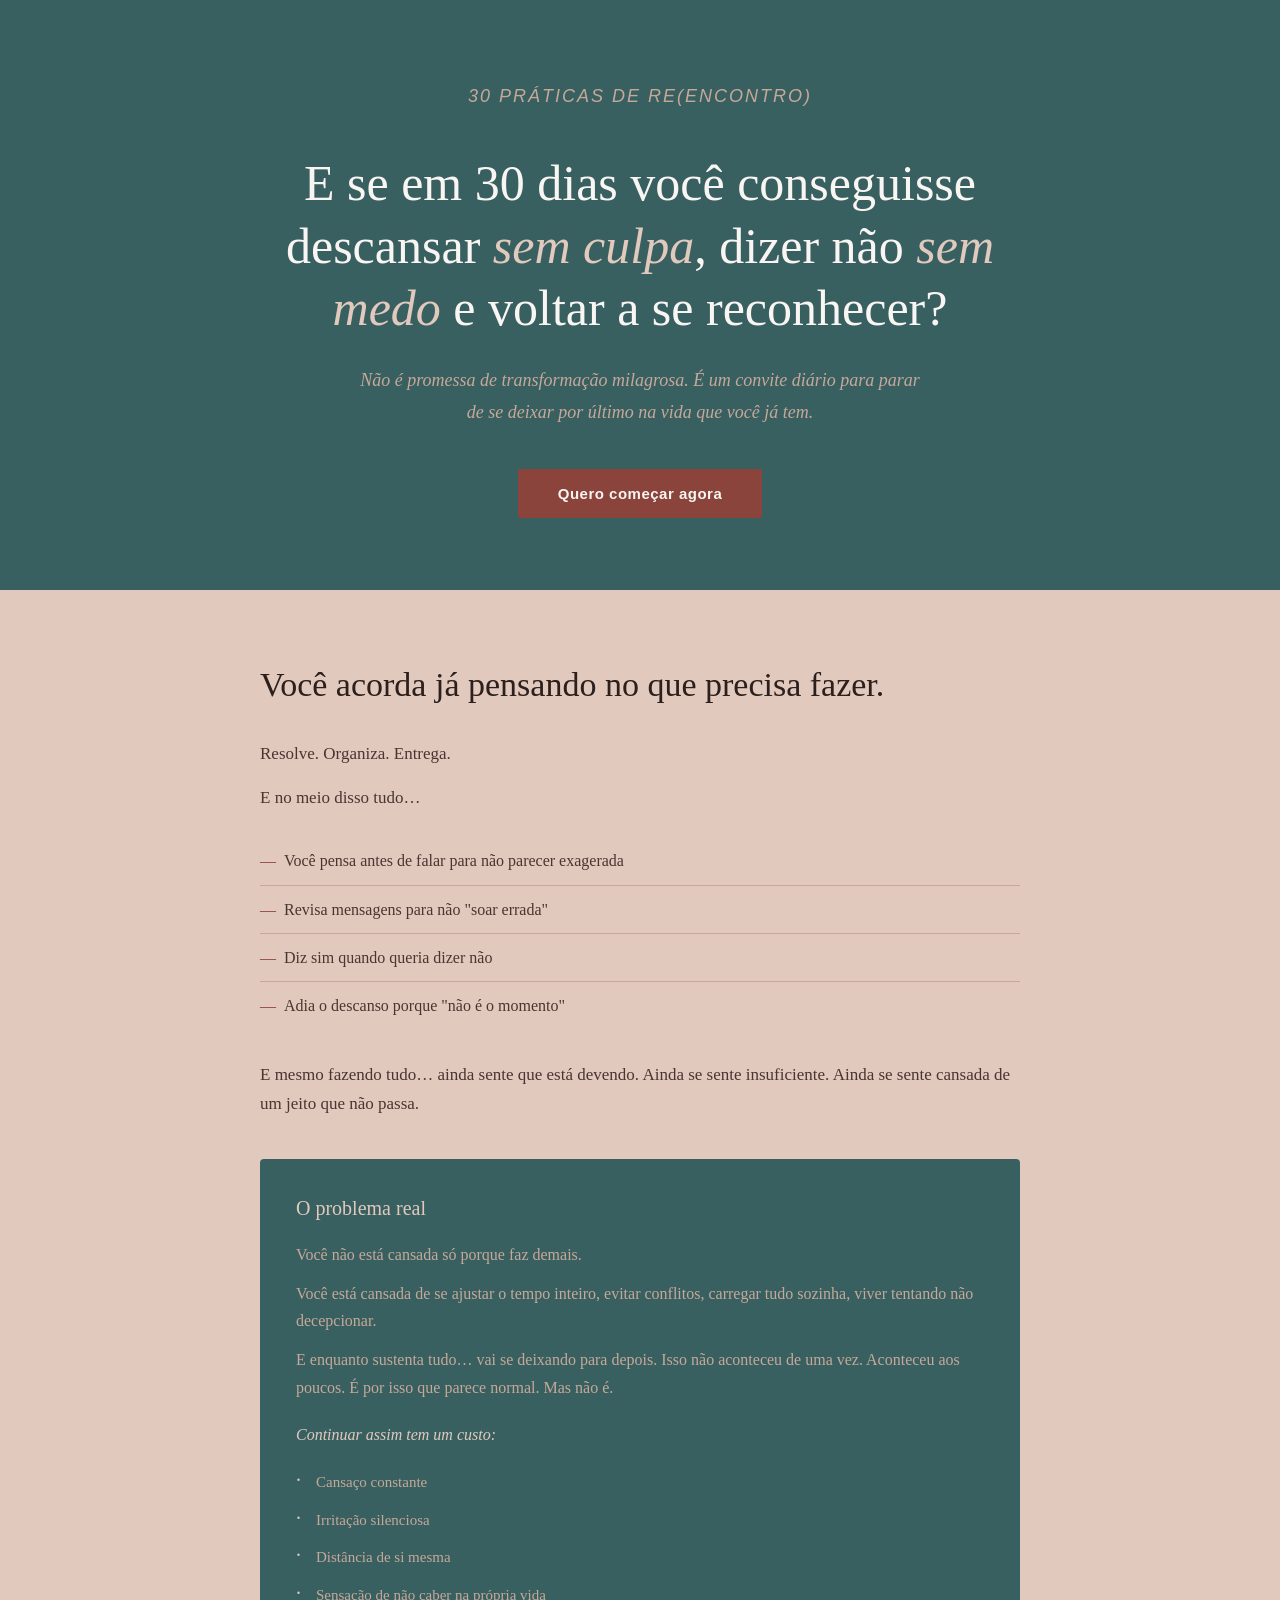
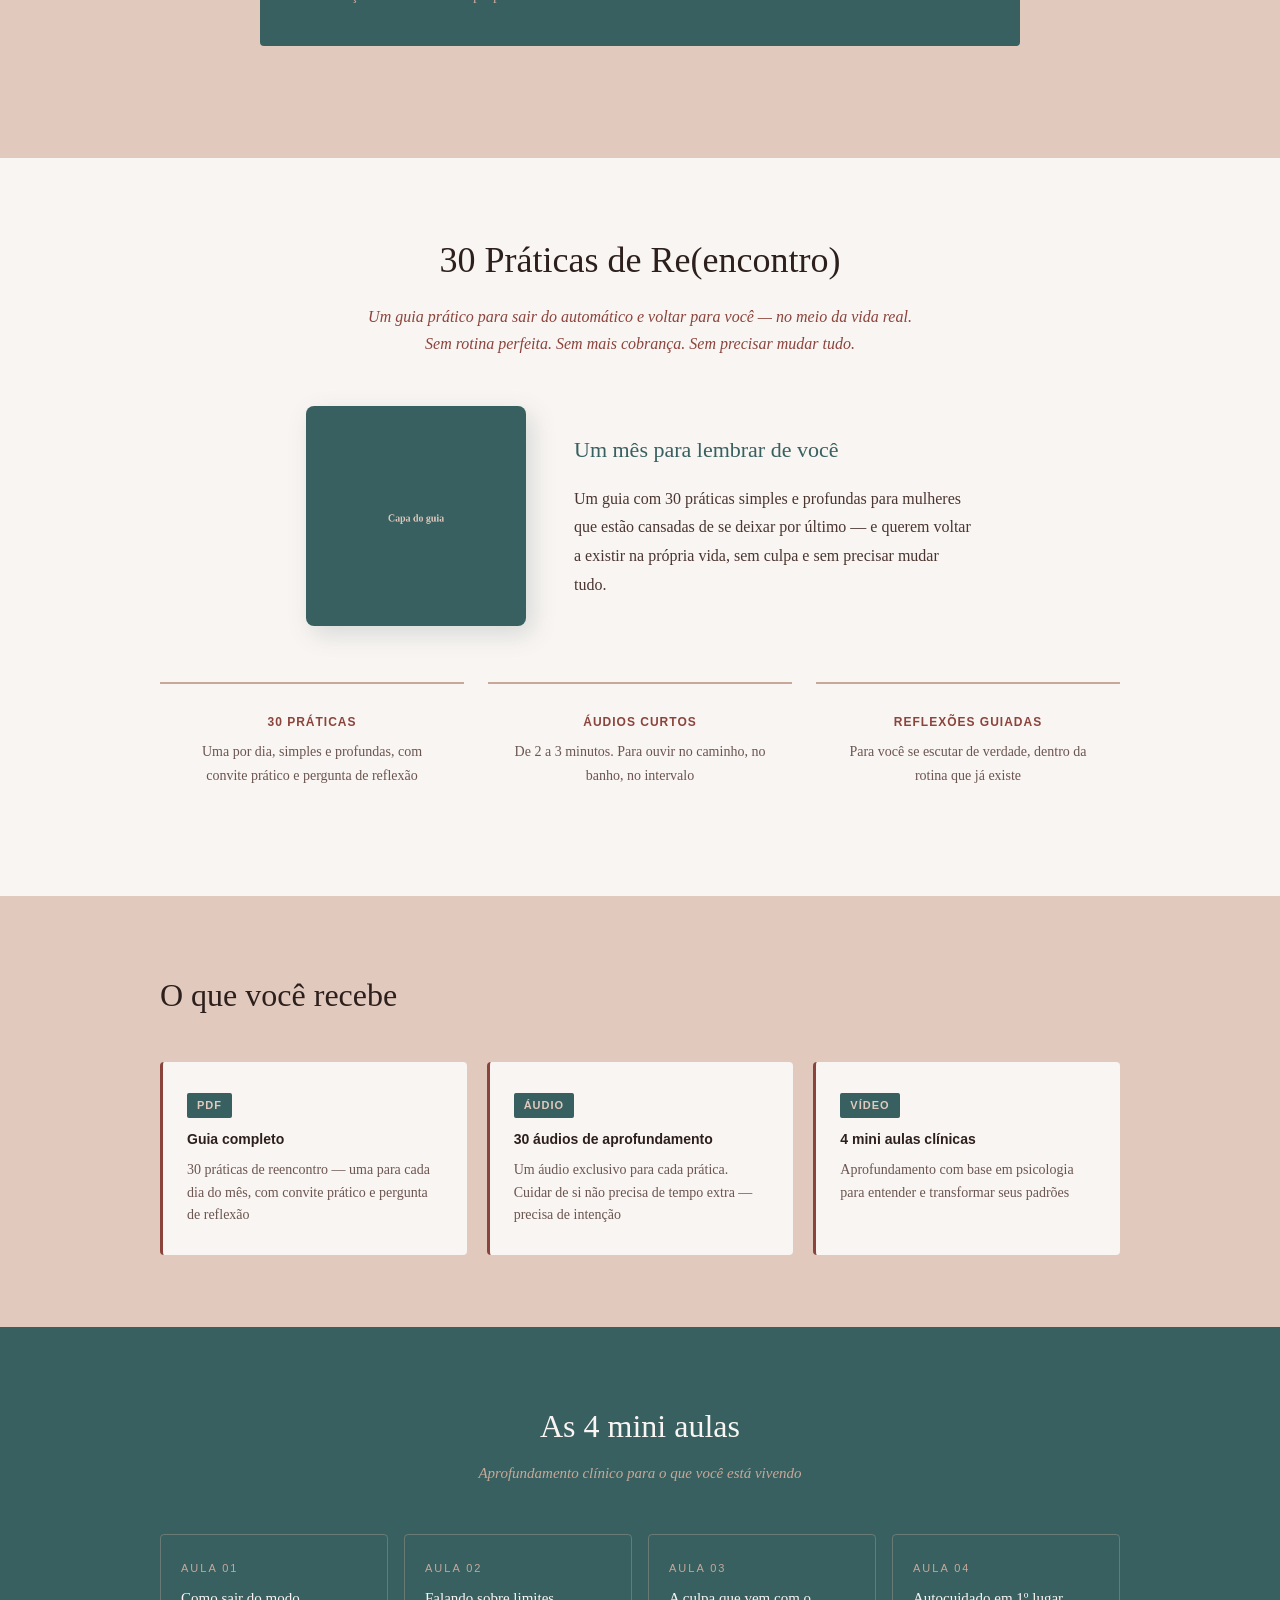
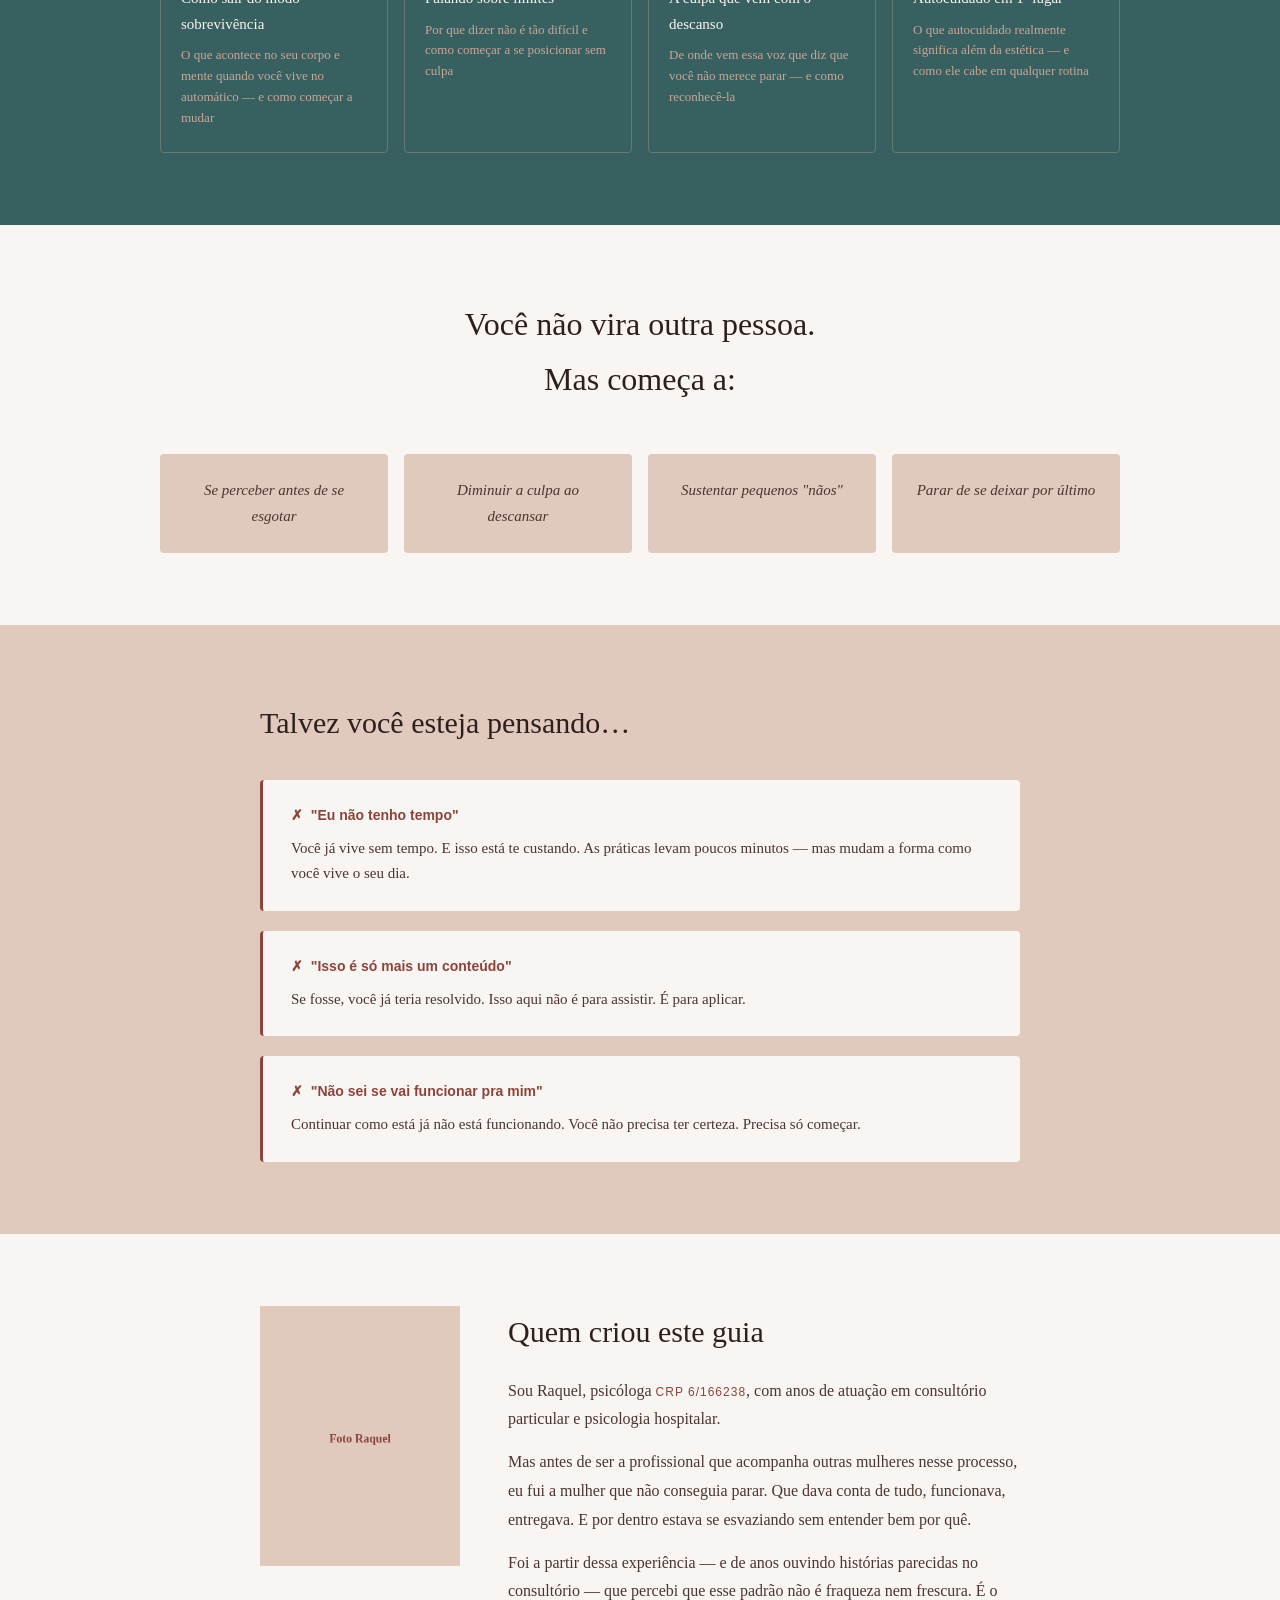
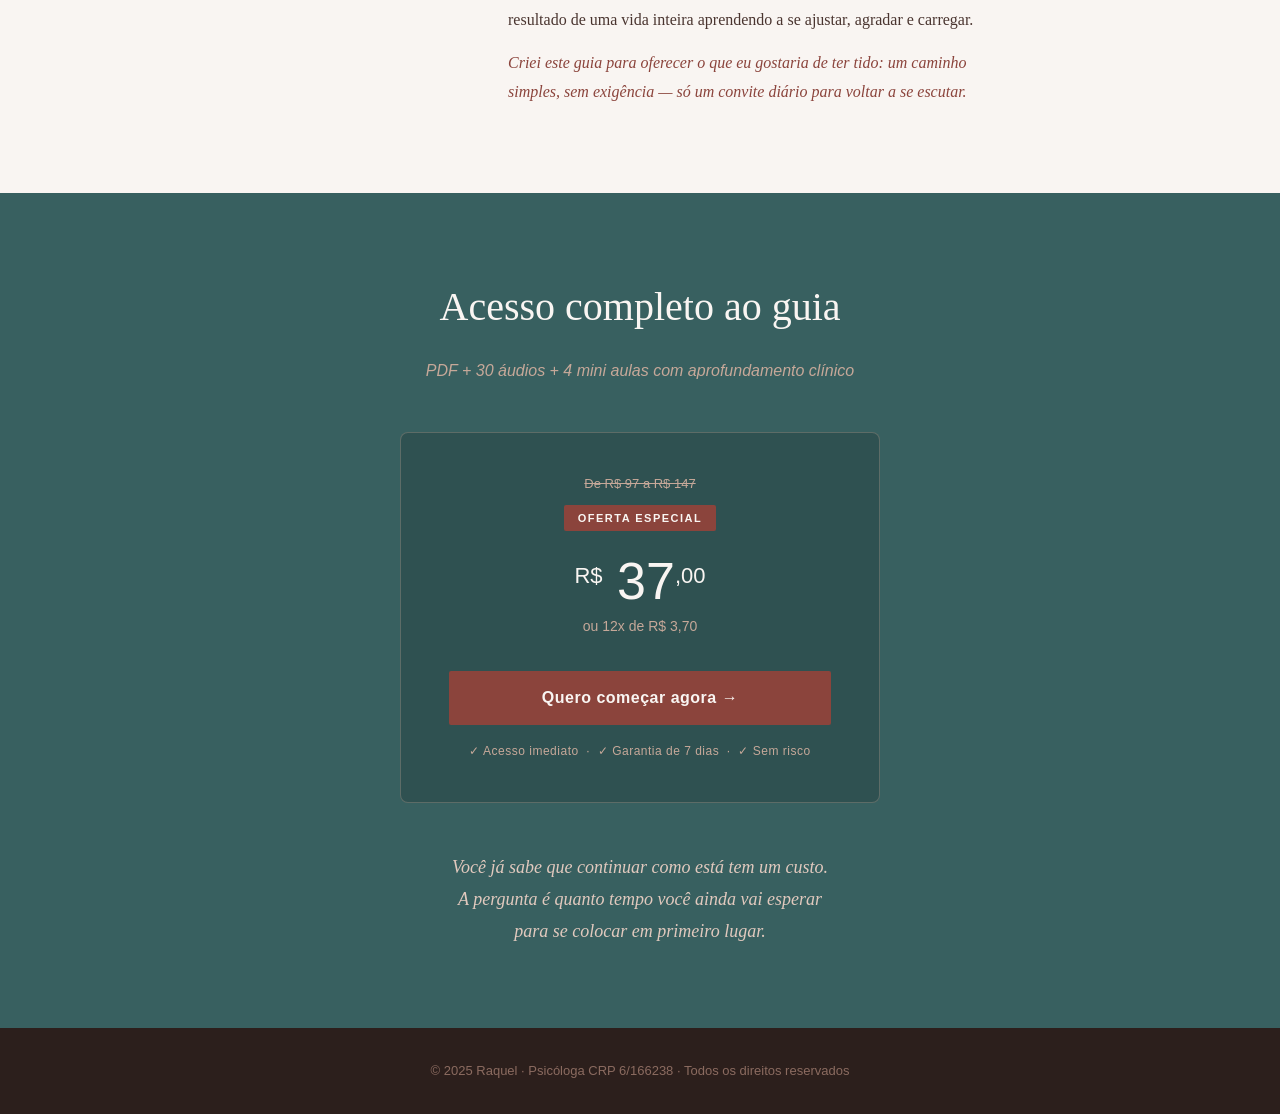
<file: index.html>
<!DOCTYPE html>
<html lang="pt-BR">
<!-- Meta Pixel Code -->
<script>
!function(f,b,e,v,n,t,s)
{if(f.fbq)return;n=f.fbq=function(){n.callMethod?
n.callMethod.apply(n,arguments):n.queue.push(arguments)};
if(!f._fbq)f._fbq=n;n.push=n;n.loaded=!0;n.version='2.0';
n.queue=[];t=b.createElement(e);t.async=!0;
t.src=v;s=b.getElementsByTagName(e)[0];
s.parentNode.insertBefore(t,s)}(window, document,'script',
'https://connect.facebook.net/en_US/fbevents.js');
fbq('init', '3463127967178265');
fbq('track', 'PageView');
</script>
<noscript><img height="1" width="1" style="display:none"
src="https://www.facebook.com/tr?id=3463127967178265&ev=PageView&noscript=1"
/></noscript>
<!-- End Meta Pixel Code -->
  <head>
<meta charset="UTF-8"/>
<meta name="viewport" content="width=device-width,initial-scale=1"/>
<style>
*{margin:0;padding:0;box-sizing:border-box}
body{font-family:'Georgia',serif;background:#f9f5f2;color:#2c1f1c;line-height:1.7}
.sans{font-family:'Helvetica Neue',Arial,sans-serif}

/* PALETTE
  Primary:   #8b443c (terracota) | #386060 (verde-azulado) | #8c5032 (cobre)
  Secondary: #c6a899 (rosê) | #e1c9be (areia clara)
*/

.hero{background:#386060;color:#f9f5f2;padding:80px 24px 72px;text-align:center}
.hero-tag{font-family:'Helvetica Neue',Arial,sans-serif;font-size:12px;letter-spacing:2px;text-transform:uppercase;color:#c6a899;margin-bottom:24px}
.hero h1{font-size:clamp(26px,5vw,50px);font-weight:400;line-height:1.25;max-width:760px;margin:0 auto 24px;color:#f9f5f2}
.hero h1 em{font-style:italic;color:#e1c9be}
.hero p{font-size:18px;max-width:560px;margin:0 auto 40px;color:#c6a899;font-style:italic;line-height:1.8}
.btn-primary{display:inline-block;background:#8b443c;color:#f9f5f2;font-family:'Helvetica Neue',Arial,sans-serif;font-size:15px;font-weight:600;letter-spacing:0.5px;padding:16px 40px;border-radius:2px;cursor:pointer;border:none;transition:background .2s}
.btn-primary:hover{background:#7a3a33}

section{padding:72px 24px}
.container{max-width:760px;margin:0 auto}
.container-wide{max-width:960px;margin:0 auto}

/* DOR */
.pain{background:#e1c9be}
.pain h2{font-size:clamp(22px,3.5vw,34px);font-weight:400;margin-bottom:32px;line-height:1.35;color:#2c1f1c}
.pain p{font-size:17px;color:#4a3530;margin-bottom:16px}
.pain-list{list-style:none;margin:24px 0 32px;padding:0}
.pain-list li{font-size:16px;color:#4a3530;padding:10px 0 10px 24px;border-bottom:0.5px solid #c6a899;position:relative}
.pain-list li::before{content:"—";position:absolute;left:0;color:#8b443c}
.pain-list li:last-child{border-bottom:none}
.warning-box{background:#386060;color:#f9f5f2;border-radius:4px;padding:32px 36px;margin:40px 0}
.warning-box h3{font-size:20px;font-weight:400;margin-bottom:16px;color:#e1c9be}
.warning-box p{font-size:16px;color:#c6a899;margin-bottom:12px}
.warning-box ul{list-style:none;padding:0;margin-top:16px}
.warning-box ul li{font-size:15px;color:#c6a899;padding:6px 0 6px 20px;position:relative}
.warning-box ul li::before{content:"·";position:absolute;left:0;color:#e1c9be;font-size:20px;line-height:1}

/* PRODUTO */
.product{background:#f9f5f2}
.product h2{font-size:clamp(22px,3.5vw,36px);font-weight:400;text-align:center;margin-bottom:12px;color:#2c1f1c}
.product .subtitle{font-size:16px;color:#8b443c;text-align:center;margin-bottom:48px;font-style:italic}

/* EBOOK MOCKUP */
.ebook-showcase{display:flex;align-items:center;gap:48px;margin:48px 0 56px;flex-wrap:wrap;justify-content:center}
.ebook-img{width:220px;height:220px;border-radius:8px;object-fit:cover;box-shadow:6px 8px 24px rgba(56,96,96,.18)}
.ebook-text{max-width:400px}
.ebook-text h3{font-size:22px;font-weight:400;color:#386060;margin-bottom:16px}
.ebook-text p{font-size:16px;color:#4a3530;line-height:1.8}

.how-works{display:grid;grid-template-columns:repeat(auto-fit,minmax(180px,1fr));gap:24px;margin:0 0 8px}
.hw-item{text-align:center;padding:28px 20px;border-top:2px solid #c6a899}
.hw-item h4{font-family:'Helvetica Neue',Arial,sans-serif;font-size:12px;font-weight:600;letter-spacing:1px;text-transform:uppercase;color:#8b443c;margin-bottom:8px}
.hw-item p{font-size:14px;color:#6b5550}

/* DELIVERABLES */
.deliverables{background:#e1c9be}
.d-grid{display:grid;grid-template-columns:repeat(auto-fit,minmax(220px,1fr));gap:20px;margin-top:40px}
.d-card{background:#f9f5f2;border-radius:4px;padding:28px 24px;border-left:3px solid #8b443c}
.d-card h4{font-family:'Helvetica Neue',Arial,sans-serif;font-size:14px;font-weight:600;margin-bottom:8px;color:#2c1f1c}
.d-card p{font-size:14px;color:#6b5550;line-height:1.6}
.d-card .d-tag{display:inline-block;font-family:'Helvetica Neue',Arial,sans-serif;font-size:11px;font-weight:600;letter-spacing:1px;text-transform:uppercase;background:#386060;color:#e1c9be;padding:3px 10px;border-radius:2px;margin-bottom:10px}

/* MINI AULAS */
.aulas{background:#386060}
.aulas h2{font-size:clamp(20px,3vw,32px);font-weight:400;color:#f9f5f2;text-align:center;margin-bottom:8px}
.aulas .subtitle{font-size:15px;color:#c6a899;text-align:center;font-style:italic;margin-bottom:48px}
.aulas-grid{display:grid;grid-template-columns:repeat(auto-fit,minmax(200px,1fr));gap:16px}
.aula-item{border:0.5px solid rgba(198,168,153,.35);border-radius:4px;padding:24px 20px}
.aula-num{font-family:'Helvetica Neue',Arial,sans-serif;font-size:11px;letter-spacing:2px;text-transform:uppercase;color:#c6a899;margin-bottom:8px;display:block}
.aula-item h4{font-size:15px;font-weight:400;color:#f9f5f2;margin-bottom:8px}
.aula-item p{font-size:13px;color:#c6a899;line-height:1.6}

/* RESULTADOS */
.results{background:#f9f5f2}
.results h2{font-size:clamp(20px,3vw,32px);font-weight:400;text-align:center;margin-bottom:48px;color:#2c1f1c}
.r-grid{display:grid;grid-template-columns:repeat(auto-fit,minmax(200px,1fr));gap:16px}
.r-item{background:#e1c9be;border-radius:4px;padding:24px;text-align:center}
.r-item p{font-size:15px;color:#4a3530;font-style:italic}

/* OBJEÇÕES */
.objections{background:#e1c9be}
.obj-list{display:flex;flex-direction:column;gap:20px}
.obj-item{background:#f9f5f2;border-radius:4px;padding:24px 28px;border-left:3px solid #8b443c}
.obj-question{font-family:'Helvetica Neue',Arial,sans-serif;font-size:14px;font-weight:600;color:#8b443c;margin-bottom:8px}
.obj-answer{font-size:15px;color:#4a3530;line-height:1.7}

/* BIO */
.bio{background:#f9f5f2}
.bio-inner{display:grid;grid-template-columns:auto 1fr;gap:48px;align-items:start}
@media(max-width:600px){.bio-inner{grid-template-columns:1fr}}
.bio-photo{
  width:200px;
  height:260px;
  object-fit:cover;
  object-position:top center;

}
.bio-content h2{font-size:clamp(20px,3vw,30px);font-weight:400;margin-bottom:20px;color:#2c1f1c}
.bio-content p{font-size:16px;color:#4a3530;margin-bottom:14px;line-height:1.8}
.crp{font-family:'Helvetica Neue',Arial,sans-serif;font-size:12px;color:#8b443c;letter-spacing:1px}

/* PRICING */
.pricing{background:#386060;text-align:center;padding:80px 24px}
.pricing h2{font-size:clamp(22px,3.5vw,40px);font-weight:400;color:#f9f5f2;margin-bottom:16px}
.pricing .subtitle{font-size:16px;color:#c6a899;font-style:italic;margin-bottom:48px}
.price-card{background:rgba(0,0,0,.15);border:1px solid rgba(198,168,153,.3);border-radius:8px;padding:40px 48px;max-width:480px;margin:0 auto}
.price-old{font-family:'Helvetica Neue',Arial,sans-serif;font-size:13px;color:#c6a899;margin-bottom:8px;text-decoration:line-through}
.price-badge{display:inline-block;background:#8b443c;color:#f9f5f2;font-family:'Helvetica Neue',Arial,sans-serif;font-size:11px;font-weight:700;letter-spacing:1.5px;padding:4px 14px;border-radius:2px;margin-bottom:24px;text-transform:uppercase}
.price-main{font-size:52px;font-weight:400;color:#f9f5f2;line-height:1}
.price-main span{font-size:22px;vertical-align:top;margin-top:10px;display:inline-block}
.price-parcelas{font-family:'Helvetica Neue',Arial,sans-serif;font-size:14px;color:#c6a899;margin:8px 0 32px}
.price-cta{width:100%;padding:18px;font-size:16px;margin-bottom:16px}
.price-garantia{font-family:'Helvetica Neue',Arial,sans-serif;font-size:12px;color:#c6a899;letter-spacing:0.5px}
.price-question{max-width:560px;margin:48px auto 0;font-size:18px;color:#e1c9be;font-style:italic;line-height:1.8}

footer{background:#2c1f1c;padding:32px 24px;text-align:center}
footer p{font-family:'Helvetica Neue',Arial,sans-serif;font-size:13px;color:#8b6b60}
</style>
</head>
<body>

<!-- HERO -->
<section class="hero">
  <p class="hero-tag sans">30 Práticas de Re(encontro)</p>
  <h1>E se em 30 dias você conseguisse descansar <em>sem culpa</em>, dizer não <em>sem medo</em> e voltar a se reconhecer?</h1>
  <p>Não é promessa de transformação milagrosa. É um convite diário para parar de se deixar por último na vida que você já tem.</p>
  <a href="https://chk.eduzz.com/VWGNBX4P07" target="_blank">
  <button class="btn-primary">Quero começar agora</button>
</a>
</section>

<!-- DOR -->
<section class="pain">
  <div class="container">
    <h2>Você acorda já pensando no que precisa fazer.</h2>
    <p>Resolve. Organiza. Entrega.</p>
    <p>E no meio disso tudo…</p>
    <ul class="pain-list">
      <li>Você pensa antes de falar para não parecer exagerada</li>
      <li>Revisa mensagens para não "soar errada"</li>
      <li>Diz sim quando queria dizer não</li>
      <li>Adia o descanso porque "não é o momento"</li>
    </ul>
    <p>E mesmo fazendo tudo… ainda sente que está devendo. Ainda se sente insuficiente. Ainda se sente cansada de um jeito que não passa.</p>
    <div class="warning-box">
      <h3>O problema real</h3>
      <p>Você não está cansada só porque faz demais.</p>
      <p>Você está cansada de se ajustar o tempo inteiro, evitar conflitos, carregar tudo sozinha, viver tentando não decepcionar.</p>
      <p>E enquanto sustenta tudo… vai se deixando para depois. Isso não aconteceu de uma vez. Aconteceu aos poucos. É por isso que parece normal. Mas não é.</p>
      <p style="color:#e1c9be;margin-top:20px;font-style:italic">Continuar assim tem um custo:</p>
      <ul>
        <li>Cansaço constante</li>
        <li>Irritação silenciosa</li>
        <li>Distância de si mesma</li>
        <li>Sensação de não caber na própria vida</li>
      </ul>
    </div>
  </div>
</section>

<!-- PRODUTO -->
<section class="product">
  <div class="container-wide">
    <h2>30 Práticas de Re(encontro)</h2>
    <p class="subtitle">Um guia prático para sair do automático e voltar para você — no meio da vida real.<br>Sem rotina perfeita. Sem mais cobrança. Sem precisar mudar tudo.</p>

    <div class="ebook-showcase">
      <img class="ebook-img" src="https://raw.githubusercontent.com/psiraquelcarvalho-ui/30praticasdereencontro/main/reencontro-capa.png" alt="Capa do guia 30 Práticas de Re(encontro)" id="ebookImg"/>
      <div class="ebook-text">
        <h3>Um mês para lembrar de você</h3>
        <p>Um guia com 30 práticas simples e profundas para mulheres que estão cansadas de se deixar por último — e querem voltar a existir na própria vida, sem culpa e sem precisar mudar tudo.</p>
      </div>
    </div>

    <div class="how-works">
      <div class="hw-item">
        <h4 class="sans">30 práticas</h4>
        <p>Uma por dia, simples e profundas, com convite prático e pergunta de reflexão</p>
      </div>
      <div class="hw-item">
        <h4 class="sans">Áudios curtos</h4>
        <p>De 2 a 3 minutos. Para ouvir no caminho, no banho, no intervalo</p>
      </div>
      <div class="hw-item">
        <h4 class="sans">Reflexões guiadas</h4>
        <p>Para você se escutar de verdade, dentro da rotina que já existe</p>
      </div>
    </div>
  </div>
</section>

<!-- DELIVERABLES -->
<section class="deliverables">
  <div class="container-wide">
    <h2 style="font-size:clamp(20px,3vw,32px);font-weight:400;margin-bottom:8px;color:#2c1f1c">O que você recebe</h2>
    <div class="d-grid">
      <div class="d-card">
        <span class="d-tag sans">PDF</span>
        <h4 class="sans">Guia completo</h4>
        <p>30 práticas de reencontro — uma para cada dia do mês, com convite prático e pergunta de reflexão</p>
      </div>
      <div class="d-card">
        <span class="d-tag sans">Áudio</span>
        <h4 class="sans">30 áudios de aprofundamento</h4>
        <p>Um áudio exclusivo para cada prática. Cuidar de si não precisa de tempo extra — precisa de intenção</p>
      </div>
      <div class="d-card">
        <span class="d-tag sans">Vídeo</span>
        <h4 class="sans">4 mini aulas clínicas</h4>
        <p>Aprofundamento com base em psicologia para entender e transformar seus padrões</p>
      </div>
    </div>
  </div>
</section>

<!-- MINI AULAS -->
<section class="aulas">
  <div class="container-wide">
    <h2>As 4 mini aulas</h2>
    <p class="subtitle">Aprofundamento clínico para o que você está vivendo</p>
    <div class="aulas-grid">
      <div class="aula-item">
        <span class="aula-num">Aula 01</span>
        <h4>Como sair do modo sobrevivência</h4>
        <p>O que acontece no seu corpo e mente quando você vive no automático — e como começar a mudar</p>
      </div>
      <div class="aula-item">
        <span class="aula-num">Aula 02</span>
        <h4>Falando sobre limites</h4>
        <p>Por que dizer não é tão difícil e como começar a se posicionar sem culpa</p>
      </div>
      <div class="aula-item">
        <span class="aula-num">Aula 03</span>
        <h4>A culpa que vem com o descanso</h4>
        <p>De onde vem essa voz que diz que você não merece parar — e como reconhecê-la</p>
      </div>
      <div class="aula-item">
        <span class="aula-num">Aula 04</span>
        <h4>Autocuidado em 1º lugar</h4>
        <p>O que autocuidado realmente significa além da estética — e como ele cabe em qualquer rotina</p>
      </div>
    </div>
  </div>
</section>

<!-- RESULTADOS -->
<section class="results">
  <div class="container-wide">
    <h2>Você não vira outra pessoa.<br>Mas começa a:</h2>
    <div class="r-grid">
      <div class="r-item"><p>Se perceber antes de se esgotar</p></div>
      <div class="r-item"><p>Diminuir a culpa ao descansar</p></div>
      <div class="r-item"><p>Sustentar pequenos "nãos"</p></div>
      <div class="r-item"><p>Parar de se deixar por último</p></div>
    </div>
  </div>
</section>

<!-- OBJEÇÕES -->
<section class="objections">
  <div class="container">
    <h2 style="font-size:clamp(20px,3vw,30px);font-weight:400;margin-bottom:32px;color:#2c1f1c">Talvez você esteja pensando…</h2>
    <div class="obj-list">
      <div class="obj-item">
        <p class="obj-question sans">✗ &nbsp;"Eu não tenho tempo"</p>
        <p class="obj-answer">Você já vive sem tempo. E isso está te custando. As práticas levam poucos minutos — mas mudam a forma como você vive o seu dia.</p>
      </div>
      <div class="obj-item">
        <p class="obj-question sans">✗ &nbsp;"Isso é só mais um conteúdo"</p>
        <p class="obj-answer">Se fosse, você já teria resolvido. Isso aqui não é para assistir. É para aplicar.</p>
      </div>
      <div class="obj-item">
        <p class="obj-question sans">✗ &nbsp;"Não sei se vai funcionar pra mim"</p>
        <p class="obj-answer">Continuar como está já não está funcionando. Você não precisa ter certeza. Precisa só começar.</p>
      </div>
    </div>
  </div>
</section>

<!-- BIO -->
<section class="bio">
  <div class="container">
    <div class="bio-inner">
      <img 
  class="bio-photo" 
  src="https://raw.githubusercontent.com/psiraquelcarvalho-ui/30praticasdereencontro/main/IMG_20240803_144826.jpg" 
  alt="Raquel, psicóloga" 
  id="bioPhoto"
/>
      <div class="bio-content">
        <h2>Quem criou este guia</h2>
        <p>Sou Raquel, psicóloga <span class="crp">CRP 6/166238</span>, com anos de atuação em consultório particular e psicologia hospitalar.</p>
        <p>Mas antes de ser a profissional que acompanha outras mulheres nesse processo, eu fui a mulher que não conseguia parar. Que dava conta de tudo, funcionava, entregava. E por dentro estava se esvaziando sem entender bem por quê.</p>
        <p>Foi a partir dessa experiência — e de anos ouvindo histórias parecidas no consultório — que percebi que esse padrão não é fraqueza nem frescura. É o resultado de uma vida inteira aprendendo a se ajustar, agradar e carregar.</p>
        <p style="font-style:italic;color:#8b443c">Criei este guia para oferecer o que eu gostaria de ter tido: um caminho simples, sem exigência — só um convite diário para voltar a se escutar.</p>
      </div>
    </div>
  </div>
</section>

<!-- PRICING -->
<section class="pricing">
  <h2>Acesso completo ao guia</h2>
  <p class="subtitle sans">PDF + 30 áudios + 4 mini aulas com aprofundamento clínico</p>
  <div class="price-card">
    <p class="price-old sans">De R$ 97 a R$ 147</p>
    <span class="price-badge sans">Oferta especial</span>
    <div style="margin-bottom:4px">
      <p class="price-main sans"><span>R$</span> 37<span style="font-size:22px">,00</span></p>
    </div>
    <p class="price-parcelas sans">ou 12x de R$ 3,70</p>
    <a href="https://chk.eduzz.com/VWGNBX4P07" target="_blank">
  <button class="btn-primary price-cta sans">
    Quero começar agora →
  </button>
</a>
    <p class="price-garantia sans">✓ Acesso imediato &nbsp;·&nbsp; ✓ Garantia de 7 dias &nbsp;·&nbsp; ✓ Sem risco</p>
  </div>
  <p class="price-question">Você já sabe que continuar como está tem um custo.<br>A pergunta é quanto tempo você ainda vai esperar<br>para se colocar em primeiro lugar.</p>
</section>

<footer>
  <p>© 2025 Raquel · Psicóloga CRP 6/166238 · Todos os direitos reservados</p>
</footer>

<script>
function toDataURL(file) {
  return new Promise(res => {
    const r = new FileReader();
    r.onload = e => res(e.target.result);
    r.readAsDataURL(file);
  });
}

// Load images passed via window.initialImages if available
// Since we can't receive files directly, we embed via object URLs
// The images were passed as uploads — we'll reference them from the parent context
// by injecting them after load
window.setEbookImage = function(src) {
  document.getElementById('ebookImg').src = src;
}
window.setBioPhoto = function(src) {
  document.getElementById('bioPhoto').src = src;
}

// Try to get images from parent frame if available
try {
  if (window.parent && window.parent.uploadedImages) {
    const imgs = window.parent.uploadedImages;
    if (imgs[0]) window.setEbookImage(imgs[0]);
    if (imgs[1]) window.setBioPhoto(imgs[1]);
  }
} catch(e) {}
</script>

<script>
// Self-contained image injection using fetch + blob
// The artifact can't directly access uploaded files, so we create
// colored placeholder boxes that match the brand palette as fallback
const ebook = document.getElementById('ebookImg');
const bio = document.getElementById('bioPhoto');

// Style placeholders until real images load
function placeholder(el, text, bg, color) {
  el.onerror = function() {
    const c = document.createElement('canvas');
    c.width = 400; c.height = 400;
    const ctx = c.getContext('2d');
    ctx.fillStyle = bg;
    ctx.fillRect(0,0,400,400);
    ctx.fillStyle = color;
    ctx.font = 'bold 18px Georgia';
    ctx.textAlign = 'center';
    ctx.fillText(text, 200, 210);
    el.src = c.toDataURL();
    el.onerror = null;
  };
}

placeholder(ebook, 'Capa do guia', '#386060', '#e1c9be');
placeholder(bio, 'Foto Raquel', '#e1c9be', '#8b443c');
</script>
</body>
</html>
</file>
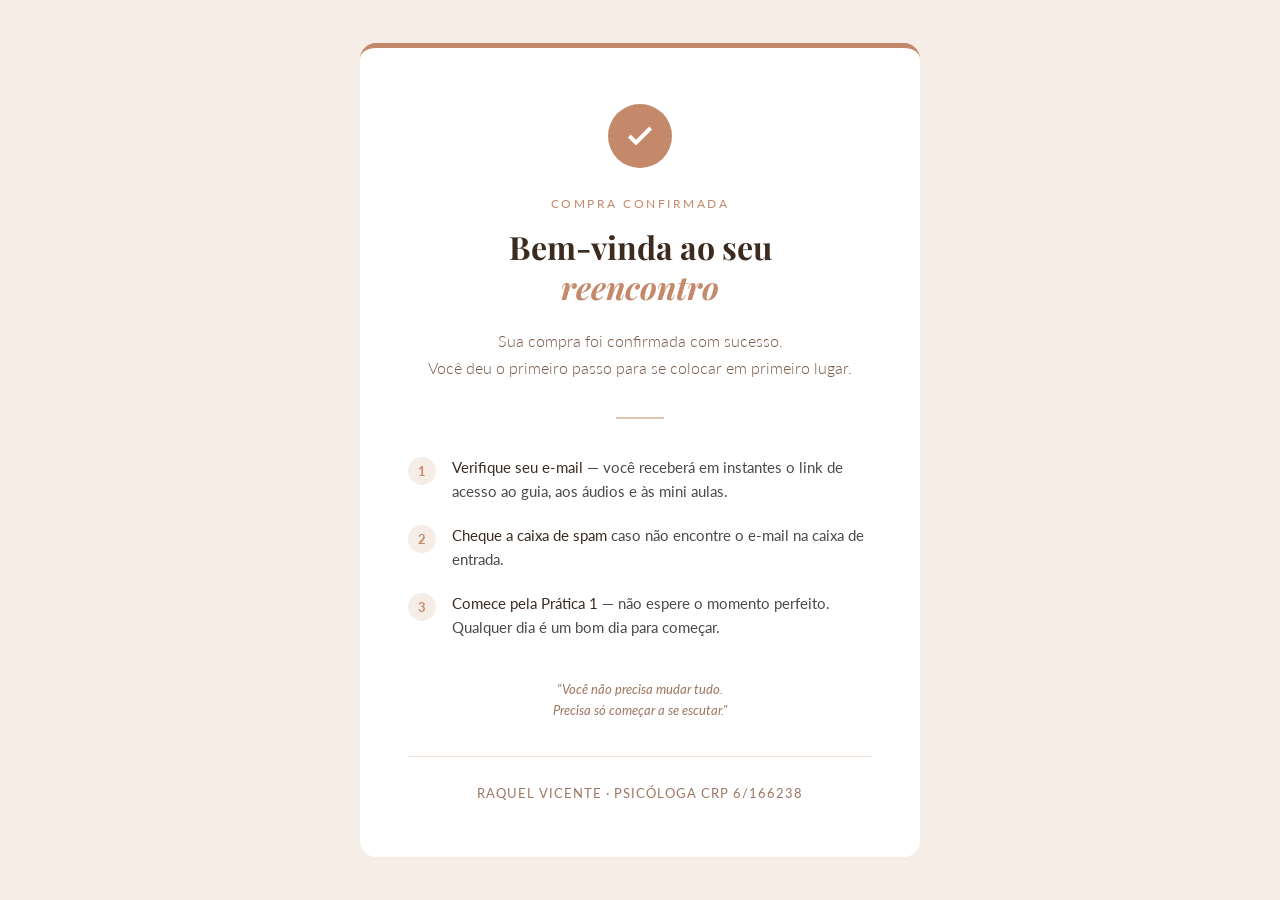
<file: obrigado.html>
<!DOCTYPE html>
<html lang="pt-BR">
<head>
  <meta charset="UTF-8">
  <meta name="viewport" content="width=device-width, initial-scale=1.0">
  <title>Compra confirmada — 30 Práticas de Re(encontro)</title>

  <!-- Meta Pixel Code -->
  <script>
  !function(f,b,e,v,n,t,s)
  {if(f.fbq)return;n=f.fbq=function(){n.callMethod?
  n.callMethod.apply(n,arguments):n.queue.push(arguments)};
  if(!f._fbq)f._fbq=n;n.push=n;n.loaded=!0;n.version='2.0';
  n.queue=[];t=b.createElement(e);t.async=!0;
  t.src=v;s=b.getElementsByTagName(e)[0];
  s.parentNode.insertBefore(t,s)}(window, document,'script',
  'https://connect.facebook.net/en_US/fbevents.js');
  fbq('init', '3463127967178265');
  fbq('track', 'PageView');
  fbq('track', 'Purchase', {value: 37.00, currency: 'BRL'});
  </script>
  <noscript><img height="1" width="1" style="display:none"
  src="https://www.facebook.com/tr?id=3463127967178265&ev=Purchase&noscript=1"
  /></noscript>
  <!-- End Meta Pixel Code -->

  <style>
    @import url('https://fonts.googleapis.com/css2?family=Playfair+Display:ital,wght@0,400;0,700;1,400&family=Lato:wght@300;400&display=swap');

    * { margin: 0; padding: 0; box-sizing: border-box; }

    body {
      font-family: 'Lato', sans-serif;
      background: #F5EDE6;
      min-height: 100vh;
      display: flex;
      align-items: center;
      justify-content: center;
      padding: 40px 20px;
    }

    .card {
      background: #FFFFFF;
      border-radius: 16px;
      max-width: 560px;
      width: 100%;
      padding: 56px 48px;
      text-align: center;
      border-top: 5px solid #C4896A;
    }

    .check {
      width: 64px;
      height: 64px;
      background: #C4896A;
      border-radius: 50%;
      display: flex;
      align-items: center;
      justify-content: center;
      margin: 0 auto 28px;
    }

    .check svg {
      width: 32px;
      height: 32px;
      stroke: #FFFFFF;
      stroke-width: 3;
      fill: none;
    }

    .tag {
      font-size: 12px;
      letter-spacing: 2.5px;
      color: #C4896A;
      text-transform: uppercase;
      margin-bottom: 16px;
      font-weight: 400;
    }

    h1 {
      font-family: 'Playfair Display', Georgia, serif;
      font-size: 32px;
      color: #3D2B1F;
      line-height: 1.25;
      margin-bottom: 20px;
      font-weight: 700;
    }

    h1 em {
      color: #C4896A;
      font-style: italic;
    }

    .subtitle {
      font-size: 16px;
      color: #7A5A48;
      line-height: 1.7;
      font-weight: 300;
      margin-bottom: 36px;
    }

    .divider {
      width: 48px;
      height: 2px;
      background: #C4896A;
      margin: 0 auto 36px;
      opacity: 0.5;
    }

    .steps {
      text-align: left;
      margin-bottom: 40px;
    }

    .step {
      display: flex;
      align-items: flex-start;
      gap: 16px;
      margin-bottom: 20px;
    }

    .step-num {
      width: 28px;
      height: 28px;
      background: #F5EDE6;
      border-radius: 50%;
      display: flex;
      align-items: center;
      justify-content: center;
      font-size: 13px;
      font-weight: 700;
      color: #C4896A;
      flex-shrink: 0;
      margin-top: 2px;
    }

    .step-text {
      font-size: 15px;
      color: #4A4A4A;
      line-height: 1.6;
    }

    .step-text strong {
      color: #3D2B1F;
      font-weight: 400;
    }

    .footer-text {
      font-size: 13px;
      color: #9E7660;
      line-height: 1.6;
      font-style: italic;
    }

    .author {
      margin-top: 36px;
      padding-top: 28px;
      border-top: 1px solid #F0E4DB;
      font-size: 13px;
      color: #9E7660;
      letter-spacing: 1px;
      text-transform: uppercase;
    }
  </style>
</head>
<body>
  <div class="card">

    <div class="check">
      <svg viewBox="0 0 24 24">
        <polyline points="20 6 9 17 4 12"/>
      </svg>
    </div>

    <p class="tag">Compra confirmada</p>

    <h1>Bem-vinda ao seu<br><em>reencontro</em></h1>

    <p class="subtitle">
      Sua compra foi confirmada com sucesso.<br>
      Você deu o primeiro passo para se colocar em primeiro lugar.
    </p>

    <div class="divider"></div>

    <div class="steps">
      <div class="step">
        <div class="step-num">1</div>
        <p class="step-text"><strong>Verifique seu e-mail</strong> — você receberá em instantes o link de acesso ao guia, aos áudios e às mini aulas.</p>
      </div>
      <div class="step">
        <div class="step-num">2</div>
        <p class="step-text"><strong>Cheque a caixa de spam</strong> caso não encontre o e-mail na caixa de entrada.</p>
      </div>
      <div class="step">
        <div class="step-num">3</div>
        <p class="step-text"><strong>Comece pela Prática 1</strong> — não espere o momento perfeito. Qualquer dia é um bom dia para começar.</p>
      </div>
    </div>

    <p class="footer-text">
      "Você não precisa mudar tudo.<br>
      Precisa só começar a se escutar."
    </p>

    <p class="author">Raquel Vicente · Psicóloga CRP 6/166238</p>

  </div>
</body>
</html>
</file>
